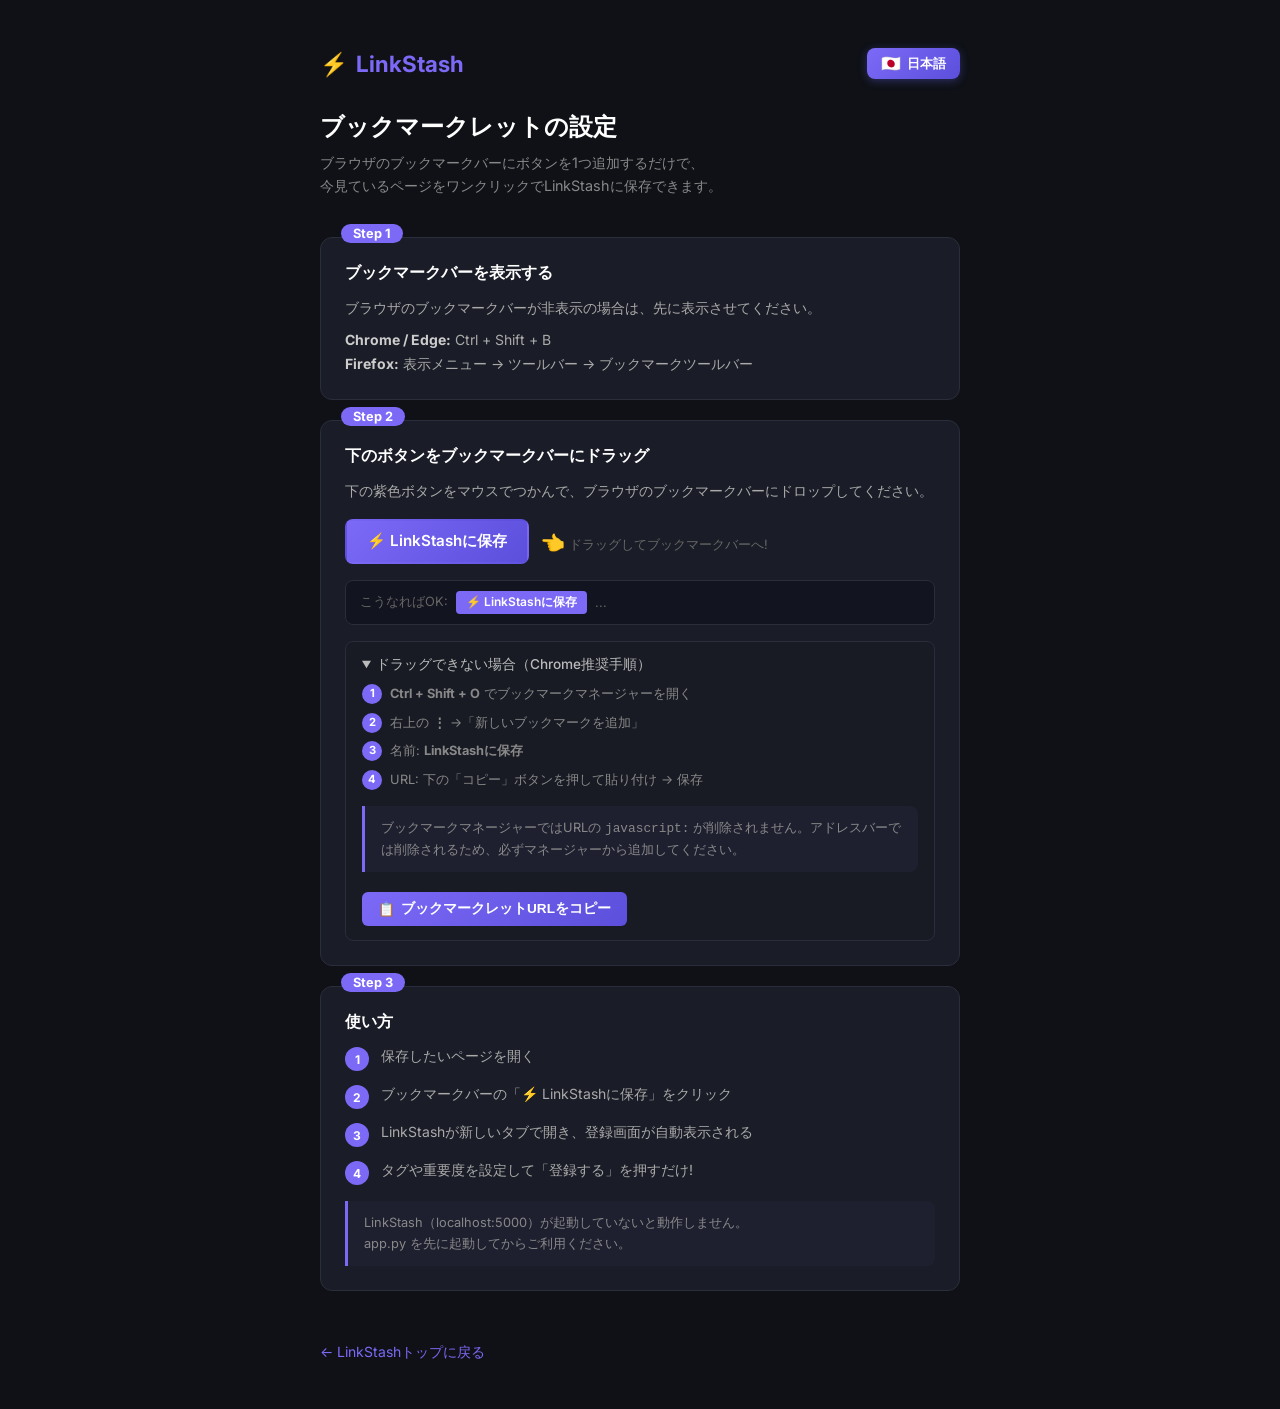
<file: bookmarklet.html>
<!DOCTYPE html>
<html lang="ja">
<head>
  <meta charset="UTF-8" />
  <meta name="viewport" content="width=device-width, initial-scale=1.0" />
  <title>LinkStash — Bookmarklet Setup</title>
  <link rel="preconnect" href="https://fonts.googleapis.com" />
  <link href="https://fonts.googleapis.com/css2?family=Inter:wght@300;400;500;600;700&display=swap" rel="stylesheet" />
  <style>
    *, *::before, *::after { box-sizing: border-box; margin: 0; padding: 0; }

    body {
      font-family: "Inter", sans-serif;
      background: #0f1117;
      color: #e0e0e0;
      min-height: 100vh;
      display: flex;
      flex-direction: column;
      align-items: center;
      padding: 48px 16px;
    }

    .container {
      max-width: 640px;
      width: 100%;
    }

    .top-bar {
      display: flex;
      align-items: center;
      justify-content: space-between;
      margin-bottom: 32px;
    }

    .logo {
      font-size: 1.4rem;
      font-weight: 700;
      color: #7c6af7;
      display: flex;
      align-items: center;
      gap: 8px;
    }

    .lang-btn {
      font-size: 13px;
      font-weight: 600;
      color: #fff;
      background: linear-gradient(135deg, #7c6af7, #5b4fdb);
      border: none;
      border-radius: 8px;
      padding: 6px 14px;
      cursor: pointer;
      display: flex;
      align-items: center;
      gap: 6px;
      box-shadow: 0 2px 8px rgba(99, 102, 241, 0.35);
      transition: opacity 0.2s, transform 0.2s;
    }
    .lang-btn:hover { opacity: 0.9; transform: translateY(-1px); }
    .lang-btn .flag { font-size: 16px; }

    h1 {
      font-size: 1.5rem;
      font-weight: 700;
      color: #fff;
      margin-bottom: 8px;
    }

    .subtitle {
      color: #888;
      font-size: 0.9rem;
      margin-bottom: 40px;
      line-height: 1.6;
    }

    .step {
      background: #1a1d27;
      border: 1px solid #2a2d3a;
      border-radius: 12px;
      padding: 24px;
      margin-bottom: 20px;
      position: relative;
    }

    .step-num {
      position: absolute;
      top: -14px;
      left: 20px;
      background: #7c6af7;
      color: #fff;
      font-size: 0.8rem;
      font-weight: 700;
      padding: 2px 12px;
      border-radius: 20px;
    }

    .step h2 {
      font-size: 1rem;
      font-weight: 600;
      color: #fff;
      margin-bottom: 12px;
    }

    .step p {
      font-size: 0.875rem;
      color: #aaa;
      line-height: 1.7;
    }

    .bookmarklet-wrap {
      margin: 16px 0;
      display: flex;
      align-items: center;
      gap: 12px;
      flex-wrap: wrap;
    }

    .bookmarklet-btn {
      display: inline-block;
      background: linear-gradient(135deg, #7c6af7 0%, #5b4fdb 100%);
      color: #fff;
      font-size: 0.95rem;
      font-weight: 600;
      padding: 10px 20px;
      border-radius: 8px;
      text-decoration: none;
      cursor: grab;
      border: 2px dashed transparent;
      transition: border-color 0.2s;
      user-select: none;
    }
    .bookmarklet-btn:hover { border-color: #fff; }
    .bookmarklet-btn:active { cursor: grabbing; }

    .drag-hint {
      font-size: 0.8rem;
      color: #666;
    }
    .drag-arrow {
      display: inline-block;
      animation: bounce-left 1.2s ease-in-out infinite;
      font-size: 1.2rem;
    }
    @keyframes bounce-left {
      0%, 100% { transform: translateX(0); }
      50% { transform: translateX(-6px); }
    }

    .browser-mock {
      background: #12141f;
      border: 1px solid #2a2d3a;
      border-radius: 8px;
      padding: 10px 14px;
      margin: 12px 0;
      font-size: 0.8rem;
      color: #666;
      display: flex;
      align-items: center;
      gap: 8px;
    }
    .browser-bar-bookmark {
      background: #7c6af7;
      color: #fff;
      padding: 3px 10px;
      border-radius: 4px;
      font-size: 0.75rem;
      font-weight: 600;
    }

    .usage-row {
      display: flex;
      align-items: flex-start;
      gap: 12px;
      margin-bottom: 12px;
    }
    .usage-num {
      background: #7c6af7;
      color: #fff;
      width: 24px;
      height: 24px;
      border-radius: 50%;
      display: flex;
      align-items: center;
      justify-content: center;
      font-size: 0.75rem;
      font-weight: 700;
      flex-shrink: 0;
      margin-top: 2px;
    }
    .usage-text {
      font-size: 0.875rem;
      color: #aaa;
      line-height: 1.6;
    }

    .note {
      background: #1e2030;
      border-left: 3px solid #7c6af7;
      padding: 12px 16px;
      border-radius: 0 8px 8px 0;
      font-size: 0.8rem;
      color: #888;
      margin-top: 16px;
      line-height: 1.6;
    }

    .alt-method {
      margin-top: 16px;
      padding: 14px 16px;
      background: #181b24;
      border: 1px solid #2a2d3a;
      border-radius: 8px;
    }
    .alt-method summary {
      font-size: 0.85rem;
      color: #bbb;
      cursor: pointer;
      font-weight: 500;
    }
    .alt-method-body {
      font-size: 0.8rem;
      color: #888;
      margin-top: 8px;
      line-height: 1.6;
    }
    .alt-steps {
      margin-top: 10px;
      padding-left: 0;
      list-style: none;
      counter-reset: alt-step;
    }
    .alt-steps li {
      counter-increment: alt-step;
      margin-bottom: 8px;
      padding-left: 28px;
      position: relative;
    }
    .alt-steps li::before {
      content: counter(alt-step);
      position: absolute;
      left: 0;
      top: 0;
      background: #7c6af7;
      color: #fff;
      width: 20px;
      height: 20px;
      border-radius: 50%;
      font-size: 0.7rem;
      font-weight: 700;
      display: flex;
      align-items: center;
      justify-content: center;
    }
    .copy-btn {
      display: inline-flex;
      align-items: center;
      gap: 6px;
      margin-top: 10px;
      background: linear-gradient(135deg, #7c6af7, #5b4fdb);
      color: #fff;
      border: none;
      border-radius: 6px;
      padding: 8px 16px;
      font-size: 0.85rem;
      font-weight: 600;
      cursor: pointer;
      transition: opacity 0.2s;
    }
    .copy-btn:hover { opacity: 0.85; }
    .copy-btn.copied {
      background: #36cf72;
    }

    .back-link {
      display: inline-block;
      margin-top: 32px;
      color: #7c6af7;
      text-decoration: none;
      font-size: 0.875rem;
    }
    .back-link:hover { text-decoration: underline; }
  </style>
</head>
<body>
  <div class="container">

    <div class="top-bar">
      <div class="logo">
        <span>⚡</span>
        <span>LinkStash</span>
      </div>
      <button class="lang-btn" id="lang-toggle">
        <span class="flag">🇯🇵</span> 日本語
      </button>
    </div>

    <h1 id="t-title">ブックマークレットの設定</h1>
    <p class="subtitle" id="t-subtitle">
      ブラウザのブックマークバーにボタンを1つ追加するだけで、<br>
      今見ているページをワンクリックでLinkStashに保存できます。
    </p>

    <!-- Step 1 -->
    <div class="step">
      <div class="step-num">Step 1</div>
      <h2 id="t-s1-title">ブックマークバーを表示する</h2>
      <p id="t-s1-body">
        ブラウザのブックマークバーが非表示の場合は、先に表示させてください。
      </p>
      <p style="margin-top: 8px;">
        <strong style="color: #ccc;">Chrome / Edge:</strong>  Ctrl + Shift + B<br>
        <strong style="color: #ccc;">Firefox:</strong>
        <span id="t-s1-firefox">表示メニュー → ツールバー → ブックマークツールバー</span>
      </p>
    </div>

    <!-- Step 2 -->
    <div class="step">
      <div class="step-num">Step 2</div>
      <h2 id="t-s2-title">下のボタンをブックマークバーにドラッグ</h2>
      <p id="t-s2-body">下の紫色ボタンをマウスでつかんで、ブラウザのブックマークバーにドロップしてください。</p>

      <div class="bookmarklet-wrap">
        <a class="bookmarklet-btn" id="bookmarklet-btn"
           href="javascript:(function(){window.open('http://localhost:5000/?url='+encodeURIComponent(location.href),'_blank','noopener');})();"
           onclick="return false;"
           title="Drag to bookmark bar">
          ⚡ LinkStashに保存
        </a>
        <span class="drag-hint"><span class="drag-arrow">👈</span> <span id="t-drag-hint">ドラッグしてブックマークバーへ!</span></span>
      </div>

      <div class="browser-mock">
        <span id="t-mock-label">こうなればOK:</span>
        <span class="browser-bar-bookmark" id="t-mock-btn">⚡ LinkStashに保存</span>
        <span>...</span>
      </div>

      <details class="alt-method" open>
        <summary id="t-alt-summary">ドラッグできない場合（Chrome推奨手順）</summary>
        <div class="alt-method-body">
          <ol class="alt-steps" id="t-alt-steps">
            <li><strong>Ctrl + Shift + O</strong> でブックマークマネージャーを開く</li>
            <li>右上の <strong>⋮</strong> →「新しいブックマークを追加」</li>
            <li>名前: <strong>LinkStashに保存</strong></li>
            <li>URL: 下の「コピー」ボタンを押して貼り付け → 保存</li>
          </ol>
          <div class="note" id="t-alt-warn" style="margin-bottom:10px;">ブックマークマネージャーではURLの <code>javascript:</code> が削除されません。アドレスバーでは削除されるため、必ずマネージャーから追加してください。</div>
          <button class="copy-btn" id="copy-bookmarklet-btn">📋 <span id="t-copy-label">ブックマークレットURLをコピー</span></button>
        </div>
      </details>
    </div>

    <!-- Step 3 -->
    <div class="step">
      <div class="step-num">Step 3</div>
      <h2 id="t-s3-title">使い方</h2>

      <div class="usage-row">
        <span class="usage-num">1</span>
        <div class="usage-text" id="t-u1">保存したいページを開く</div>
      </div>
      <div class="usage-row">
        <span class="usage-num">2</span>
        <div class="usage-text" id="t-u2">ブックマークバーの「⚡ LinkStashに保存」をクリック</div>
      </div>
      <div class="usage-row">
        <span class="usage-num">3</span>
        <div class="usage-text" id="t-u3">LinkStashが新しいタブで開き、登録画面が自動表示される</div>
      </div>
      <div class="usage-row">
        <span class="usage-num">4</span>
        <div class="usage-text" id="t-u4">タグや重要度を設定して「登録する」を押すだけ!</div>
      </div>

      <div class="note" id="t-note">
        LinkStash（localhost:5000）が起動していないと動作しません。<br>
        app.py を先に起動してからご利用ください。
      </div>
    </div>

    <a class="back-link" href="/" id="t-back">&larr; LinkStashトップに戻る</a>
  </div>

  <script>
    const TEXTS = {
      ja: {
        title: "ブックマークレットの設定",
        subtitle: "ブラウザのブックマークバーにボタンを1つ追加するだけで、<br>今見ているページをワンクリックでLinkStashに保存できます。",
        s1_title: "ブックマークバーを表示する",
        s1_body: "ブラウザのブックマークバーが非表示の場合は、先に表示させてください。",
        s1_firefox: "表示メニュー → ツールバー → ブックマークツールバー",
        s2_title: "下のボタンをブックマークバーにドラッグ",
        s2_body: "下の紫色ボタンをマウスでつかんで、ブラウザのブックマークバーにドロップしてください。",
        bm_btn: "⚡ LinkStashに保存",
        drag_hint: "ドラッグしてブックマークバーへ!",
        mock_label: "こうなればOK:",
        mock_btn: "⚡ LinkStashに保存",
        alt_summary: "ドラッグできない場合（Chrome推奨手順）",
        alt_steps: [
          "<strong>Ctrl + Shift + O</strong> でブックマークマネージャーを開く",
          "右上の <strong>⋮</strong> →「新しいブックマークを追加」",
          "名前: <strong>LinkStashに保存</strong>",
          "URL: 下の「コピー」ボタンを押して貼り付け → 保存"
        ],
        alt_warn: "ブックマークマネージャーではURLの <code>javascript:</code> が削除されません。アドレスバーでは削除されるため、必ずマネージャーから追加してください。",
        copy_label: "ブックマークレットURLをコピー",
        copied_label: "コピーしました!",
        s3_title: "使い方",
        u1: "保存したいページを開く",
        u2: "ブックマークバーの「⚡ LinkStashに保存」をクリック",
        u3: "LinkStashが新しいタブで開き、登録画面が自動表示される",
        u4: "タグや重要度を設定して「登録する」を押すだけ!",
        note: "LinkStash（localhost:5000）が起動していないと動作しません。<br>app.py を先に起動してからご利用ください。",
        back: "&larr; LinkStashトップに戻る",
        lang_label: "日本語",
        lang_flag: "🇯🇵"
      },
      en: {
        title: "Bookmarklet Setup",
        subtitle: "Add one button to your bookmark bar and save<br>any page to LinkStash with a single click.",
        s1_title: "Show the Bookmark Bar",
        s1_body: "If your browser's bookmark bar is hidden, enable it first.",
        s1_firefox: "View menu → Toolbars → Bookmarks Toolbar",
        s2_title: "Drag the Button to Your Bookmark Bar",
        s2_body: "Grab the purple button below with your mouse and drop it onto your browser's bookmark bar.",
        bm_btn: "⚡ Save to LinkStash",
        drag_hint: "Drag this to your bookmark bar!",
        mock_label: "It should look like this:",
        mock_btn: "⚡ Save to LinkStash",
        alt_summary: "Can't drag? (Recommended for Chrome)",
        alt_steps: [
          "Press <strong>Ctrl + Shift + O</strong> to open Bookmark Manager",
          "Click the <strong>⋮</strong> menu → \"Add new bookmark\"",
          "Name: <strong>Save to LinkStash</strong>",
          "URL: Click \"Copy\" below, paste it in → Save"
        ],
        alt_warn: "The Bookmark Manager does NOT strip <code>javascript:</code> from URLs. Do not use the address bar — always use the Manager.",
        copy_label: "Copy bookmarklet URL",
        copied_label: "Copied!",
        s3_title: "How to Use",
        u1: "Open any page you want to save",
        u2: "Click \"⚡ Save to LinkStash\" in your bookmark bar",
        u3: "LinkStash opens in a new tab with the add dialog",
        u4: "Set tags and priority, then hit \"Save\" — done!",
        note: "LinkStash (localhost:5000) must be running.<br>Start app.py before using the bookmarklet.",
        back: "&larr; Back to LinkStash",
        lang_label: "English",
        lang_flag: "🇺🇸"
      }
    };

    let lang = localStorage.getItem("linkstash-lang") || "ja";

    function applyLang() {
      const t = TEXTS[lang] || TEXTS.ja;
      document.getElementById("t-title").textContent = t.title;
      document.getElementById("t-subtitle").innerHTML = t.subtitle;
      document.getElementById("t-s1-title").textContent = t.s1_title;
      document.getElementById("t-s1-body").textContent = t.s1_body;
      document.getElementById("t-s1-firefox").textContent = t.s1_firefox;
      document.getElementById("t-s2-title").textContent = t.s2_title;
      document.getElementById("t-s2-body").textContent = t.s2_body;
      document.getElementById("bookmarklet-btn").textContent = t.bm_btn;
      document.getElementById("t-drag-hint").textContent = t.drag_hint;
      document.getElementById("t-mock-label").textContent = t.mock_label;
      document.getElementById("t-mock-btn").textContent = t.mock_btn;
      document.getElementById("t-alt-summary").textContent = t.alt_summary;
      var stepsEl = document.getElementById("t-alt-steps");
      stepsEl.innerHTML = t.alt_steps.map(function(s) { return "<li>" + s + "</li>"; }).join("");
      document.getElementById("t-alt-warn").innerHTML = t.alt_warn;
      document.getElementById("t-copy-label").textContent = t.copy_label;
      document.getElementById("t-s3-title").textContent = t.s3_title;
      document.getElementById("t-u1").textContent = t.u1;
      document.getElementById("t-u2").textContent = t.u2;
      document.getElementById("t-u3").textContent = t.u3;
      document.getElementById("t-u4").textContent = t.u4;
      document.getElementById("t-note").innerHTML = t.note;
      document.getElementById("t-back").innerHTML = t.back;
      document.getElementById("lang-toggle").innerHTML =
        '<span class="flag">' + t.lang_flag + '</span> ' + t.lang_label;
      document.documentElement.lang = lang === "ja" ? "ja" : "en";
      document.title = "LinkStash — " + t.title;
    }

    document.getElementById("lang-toggle").addEventListener("click", function () {
      lang = lang === "ja" ? "en" : "ja";
      localStorage.setItem("linkstash-lang", lang);
      applyLang();
    });

    // Copy bookmarklet code
    var BOOKMARKLET_CODE = "(function(){window.open('http://localhost:5000/?url='+encodeURIComponent(location.href),'_blank','noopener');})();";
    document.getElementById("copy-bookmarklet-btn").addEventListener("click", function () {
      var btn = this;
      var t = TEXTS[lang] || TEXTS.ja;
      navigator.clipboard.writeText("javascript:" + BOOKMARKLET_CODE).then(function () {
        btn.classList.add("copied");
        document.getElementById("t-copy-label").textContent = t.copied_label;
        setTimeout(function () {
          btn.classList.remove("copied");
          document.getElementById("t-copy-label").textContent = t.copy_label;
        }, 2000);
      });
    });

    applyLang();
  </script>
</body>
</html>
</file>
